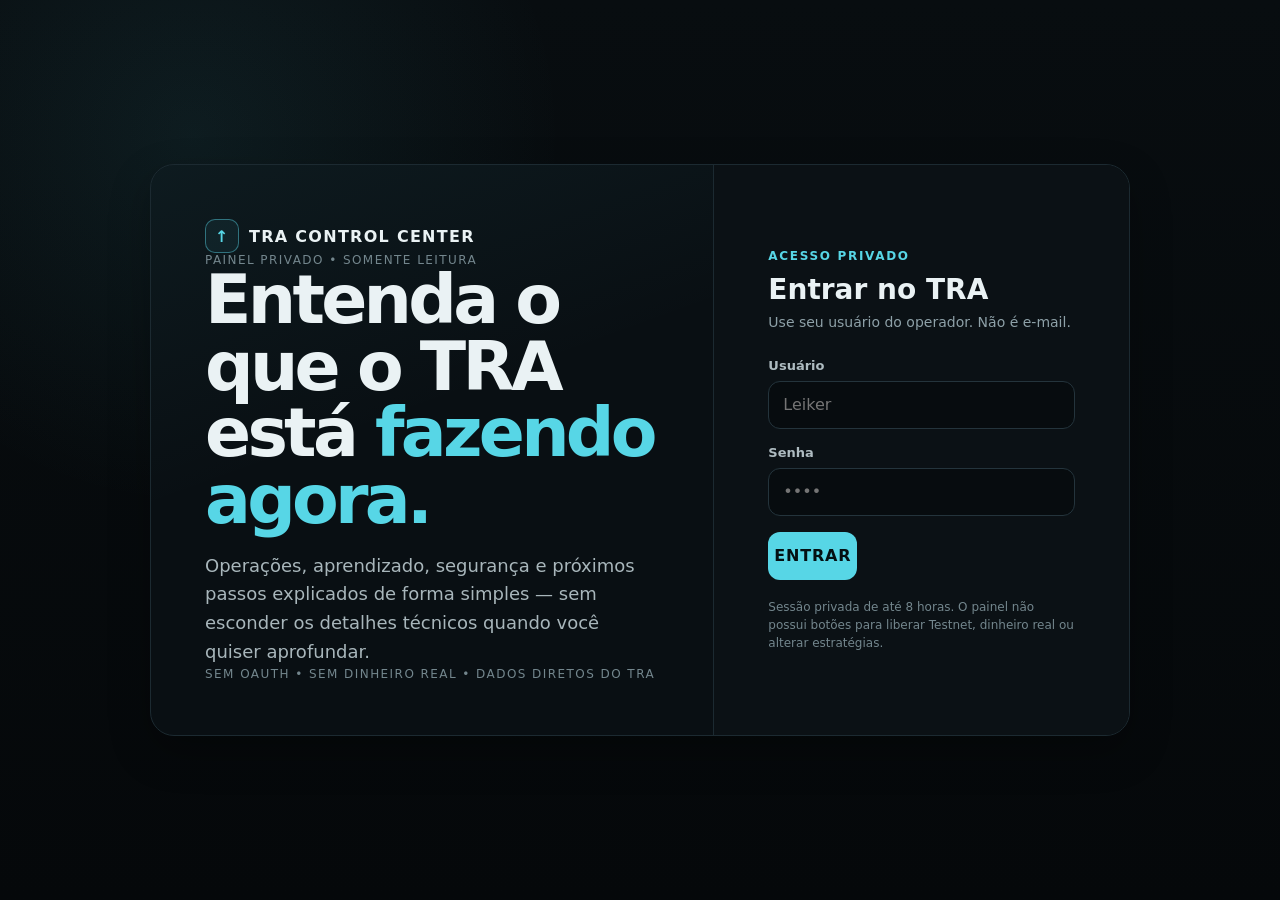
<file: tra-control-center/index.html>
<!doctype html>
<html lang="pt-BR">
<head>
<meta charset="utf-8">
<meta name="viewport" content="width=device-width,initial-scale=1,viewport-fit=cover">
<meta name="theme-color" content="#070b0e">
<meta name="color-scheme" content="dark">
<title>TRA Control Center</title>
<style>
:root{
  --bg:#070b0e;--panel:#0c1216;--panel2:#10181d;--line:#1c2a31;--text:#eaf2f4;
  --muted:#8ea1a8;--cyan:#57d6e6;--green:#49d596;--red:#ff6d78;--amber:#f0b95d;
  --radius:16px;--shadow:0 16px 40px rgba(0,0,0,.28)
}
*{box-sizing:border-box}html,body{margin:0;min-height:100%;background:var(--bg);color:var(--text);font-family:Inter,ui-sans-serif,system-ui,-apple-system,BlinkMacSystemFont,"Segoe UI",sans-serif}
body{min-height:100vh}.hidden{display:none!important}button,input{font:inherit}
button{cursor:pointer}.mono{font-variant-numeric:tabular-nums;font-family:ui-monospace,SFMono-Regular,Menlo,Consolas,monospace}
.login{min-height:100vh;display:grid;place-items:center;padding:24px;background:
radial-gradient(circle at 15% 15%,rgba(87,214,230,.08),transparent 28%),
linear-gradient(180deg,#080d10,#05080a)}
.login-shell{width:min(980px,100%);display:grid;grid-template-columns:1.15fr .85fr;border:1px solid var(--line);border-radius:24px;overflow:hidden;background:#090f13;box-shadow:var(--shadow)}
.login-intro{padding:54px;display:flex;flex-direction:column;justify-content:space-between;min-height:560px;background:linear-gradient(160deg,rgba(87,214,230,.06),transparent 45%)}
.brand{display:flex;align-items:center;gap:10px;font-weight:800;letter-spacing:.08em}.brand-mark{width:34px;height:34px;display:grid;place-items:center;border:1px solid rgba(87,214,230,.45);border-radius:10px;color:var(--cyan);background:rgba(87,214,230,.06)}
.login-intro h1{font-size:clamp(38px,6vw,68px);line-height:.98;margin:0 0 18px;letter-spacing:-.055em}.login-intro h1 span{color:var(--cyan)}
.login-intro p{max-width:560px;color:#a8b6bb;font-size:18px;line-height:1.6;margin:0}.micro{color:#73868d;font-size:12px;letter-spacing:.12em;text-transform:uppercase}
.login-form{padding:54px;display:flex;flex-direction:column;justify-content:center;border-left:1px solid var(--line);background:#0b1115}
.eyebrow{font-size:12px;letter-spacing:.14em;color:var(--cyan);font-weight:800;text-transform:uppercase}.login-form h2{font-size:28px;margin:10px 0 8px}.hint{color:var(--muted);font-size:14px;margin-bottom:28px}
.field{display:grid;gap:8px;margin-bottom:16px}.field label{font-size:13px;color:#aebbc0;font-weight:700}.field input{height:48px;border:1px solid #24343c;background:#070c0f;color:white;border-radius:12px;padding:0 14px;outline:none}.field input:focus{border-color:var(--cyan);box-shadow:0 0 0 3px rgba(87,214,230,.08)}
.primary{height:48px;border:0;border-radius:12px;background:var(--cyan);color:#041013;font-weight:900;letter-spacing:.05em}.primary:hover{filter:brightness(1.04)}.safe-note{margin-top:18px;color:#73868d;font-size:12px;line-height:1.5}
.err{display:none;padding:11px 12px;border:1px solid rgba(255,109,120,.35);background:rgba(255,109,120,.08);color:#ffb2b8;border-radius:10px;font-size:13px;margin-bottom:16px}
.app{min-height:100vh;display:grid;grid-template-columns:230px minmax(0,1fr)}
.sidebar{position:sticky;top:0;height:100vh;border-right:1px solid var(--line);padding:20px 14px;display:flex;flex-direction:column;background:#080d10}
.side-brand{padding:8px 10px 24px}.side-brand small{display:block;margin-left:44px;margin-top:-6px;color:#64777e;font-size:9px;letter-spacing:.16em}
.nav{display:grid;gap:6px}.nav button,.mobile-nav button{border:0;background:transparent;color:#81949b;text-align:left;border-radius:10px;font-weight:700}.nav button{padding:12px 13px}.nav button.active,.nav button:hover{background:#0e171b;color:white}.nav button.active{box-shadow:inset 3px 0 var(--cyan)}
.sidebar-bottom{margin-top:auto;border-top:1px solid var(--line);padding:16px 10px 4px}.sidebar-bottom b{display:block;font-size:13px}.sidebar-bottom span{color:#72858c;font-size:11px}.logout{margin-top:12px;border:1px solid var(--line);background:#0b1115;color:#a9b7bc;border-radius:9px;padding:8px 10px;width:100%}
.main{min-width:0}.topbar{height:62px;border-bottom:1px solid var(--line);display:flex;align-items:center;justify-content:space-between;padding:0 24px;position:sticky;top:0;background:rgba(7,11,14,.93);backdrop-filter:blur(14px);z-index:10}
.topbar-left{display:flex;align-items:center;gap:10px;color:#81949b;font-size:13px}.topbar-left b{color:white}.live{display:flex;align-items:center;gap:8px;font-size:11px;color:#82959c}.dot{width:8px;height:8px;border-radius:50%;background:#53656b;box-shadow:0 0 0 4px rgba(73,213,150,.04)}
.content{padding:28px;max-width:1440px;margin:0 auto}.view{display:none}.view.active{display:block}
.page-head{display:flex;align-items:flex-start;justify-content:space-between;gap:18px;margin-bottom:20px}.page-head h1{margin:0 0 6px;font-size:30px;letter-spacing:-.035em}.page-head p{margin:0;color:var(--muted);line-height:1.55}
.pill{display:inline-flex;align-items:center;gap:7px;border:1px solid var(--line);background:#0a1114;border-radius:999px;padding:7px 10px;font-size:11px;color:#9fb0b6;font-weight:800}.pill.green{color:#aef2d1;border-color:rgba(73,213,150,.3);background:rgba(73,213,150,.06)}.pill.red{color:#ffb7bd;border-color:rgba(255,109,120,.3);background:rgba(255,109,120,.06)}.pill.amber{color:#f4d29a;border-color:rgba(240,185,93,.3);background:rgba(240,185,93,.06)}
.safety-strip{border:1px solid rgba(73,213,150,.25);background:linear-gradient(90deg,rgba(73,213,150,.08),rgba(73,213,150,.025));border-radius:12px;padding:11px 14px;display:flex;gap:10px;align-items:center;margin-bottom:16px;color:#bde8d6;font-size:13px}.safety-strip b{color:#dff7ed}
.now-card{border:1px solid #1c3037;border-radius:20px;background:linear-gradient(145deg,#0e171b,#0a1013);padding:22px;margin-bottom:16px;box-shadow:var(--shadow)}
.now-title{display:flex;align-items:center;justify-content:space-between;gap:14px;margin-bottom:18px}.now-title h2{font-size:18px;margin:0}.status-grid{display:grid;grid-template-columns:repeat(3,1fr);gap:10px}
.status-item{border:1px solid var(--line);border-radius:14px;padding:15px;background:#091014;min-height:112px}.status-item span{display:block;color:#7f9299;font-size:11px;text-transform:uppercase;letter-spacing:.08em;font-weight:800}.status-item b{display:block;font-size:18px;margin:7px 0 6px}.status-item p{margin:0;color:#93a6ad;font-size:12px;line-height:1.45}
.metrics{display:grid;grid-template-columns:repeat(4,1fr);gap:10px;margin-bottom:16px}.metric{padding:16px;border:1px solid var(--line);border-radius:14px;background:#0a1014}.metric .label{font-size:11px;color:#82959c;font-weight:800;text-transform:uppercase;letter-spacing:.07em}.metric .value{font-size:26px;margin:8px 0 4px;font-weight:850;letter-spacing:-.04em}.metric .help{font-size:11px;color:#70848b;line-height:1.35}
.grid2{display:grid;grid-template-columns:1.25fr .75fr;gap:14px;margin-bottom:14px}.panel{border:1px solid var(--line);border-radius:16px;background:var(--panel);overflow:hidden}.panel-head{padding:14px 16px;border-bottom:1px solid var(--line);display:flex;align-items:center;justify-content:space-between;gap:12px}.panel-head h3{font-size:13px;margin:0;letter-spacing:.04em}.panel-head small{color:#72858c}.panel-body{padding:16px}.rows{display:grid}.row{display:flex;align-items:flex-start;justify-content:space-between;gap:14px;padding:11px 0;border-bottom:1px solid #152127}.row:last-child{border-bottom:0}.row span{color:#879aa1;font-size:12px}.row b{font-size:12px;text-align:right}.signal-main{display:flex;justify-content:space-between;align-items:center;gap:18px;padding:8px 0 15px}.action{font-size:34px;font-weight:900;letter-spacing:-.05em}.action.hold{color:var(--amber)}.action.buy{color:var(--green)}.big-number{font-size:28px;font-weight:850}
.pipeline{display:grid;grid-template-columns:1fr auto 1fr auto 1fr;align-items:center;gap:10px}.stage{padding:14px;border:1px solid var(--line);border-radius:14px;background:#091014}.stage b{display:block;font-size:12px}.stage p{margin:6px 0 0;color:#82959c;font-size:11px;line-height:1.4}.arrow{color:#476068}
.callout{padding:14px;border:1px solid rgba(87,214,230,.2);background:rgba(87,214,230,.045);border-radius:12px;color:#9fc5cc;font-size:12px;line-height:1.55}.callout b{color:#d8f7fb}
.table-wrap{overflow:auto}.table{width:100%;border-collapse:collapse;min-width:760px}.table th,.table td{text-align:left;padding:11px 12px;border-bottom:1px solid #17242a;font-size:12px;white-space:nowrap}.table th{color:#71848b;font-size:10px;text-transform:uppercase;letter-spacing:.08em}.table td{color:#b8c5c9}.empty{padding:28px;text-align:center;color:#6d8188;font-size:12px}
.cards{display:grid;grid-template-columns:repeat(3,1fr);gap:10px}.card{border:1px solid var(--line);background:#0a1014;border-radius:14px;padding:14px}.card h4{margin:0 0 7px;font-size:13px}.card p{margin:0;color:#81949b;font-size:11px;line-height:1.5}.card .kpi{font-size:24px;font-weight:850;margin:8px 0}
.badge{display:inline-flex;align-items:center;border-radius:999px;padding:5px 8px;font-size:10px;font-weight:900;border:1px solid var(--line);color:#92a4aa;background:#0a1114}.badge.ok{color:#a9efcf;border-color:rgba(73,213,150,.28)}.badge.bad{color:#ffb2b8;border-color:rgba(255,109,120,.28)}.badge.warn{color:#f2d19a;border-color:rgba(240,185,93,.28)}
.glossary{display:grid;grid-template-columns:repeat(2,1fr);gap:10px}.glossary div{padding:12px;border:1px solid var(--line);border-radius:12px}.glossary b{font-size:12px}.glossary p{margin:5px 0 0;color:#80939a;font-size:11px;line-height:1.45}
.tech{margin-top:14px;border:1px solid var(--line);border-radius:14px;background:#090f12}.tech summary{cursor:pointer;padding:13px 14px;font-size:12px;color:#8ea1a8;font-weight:800}.tech .panel-body{border-top:1px solid var(--line)}
.mobile-nav{display:none}
.loading{opacity:.55;animation:pulse 1.2s ease-in-out infinite}@keyframes pulse{50%{opacity:.25}}
.green{color:var(--green)!important}.red{color:var(--red)!important}.cyan{color:var(--cyan)!important}.amber{color:var(--amber)!important}
@media(max-width:980px){
  .app{grid-template-columns:1fr}.sidebar{display:none}.content{padding:18px 16px 90px}.topbar{padding:0 16px}.status-grid{grid-template-columns:1fr 1fr}.metrics{grid-template-columns:1fr 1fr}.grid2{grid-template-columns:1fr}.cards{grid-template-columns:1fr 1fr}.mobile-nav{display:grid;grid-template-columns:repeat(4,1fr);position:fixed;left:0;right:0;bottom:0;z-index:30;background:rgba(7,11,14,.96);border-top:1px solid var(--line);padding:7px 8px max(7px,env(safe-area-inset-bottom))}.mobile-nav button{padding:10px 4px;text-align:center;font-size:10px}.mobile-nav button.active{color:var(--cyan);background:#0d161a}
}
@media(max-width:680px){
  .login{padding:0}.login-shell{grid-template-columns:1fr;border:0;border-radius:0;min-height:100vh}.login-intro{display:none}.login-form{border:0;padding:34px 24px}.status-grid,.metrics,.cards,.glossary{grid-template-columns:1fr}.page-head{display:block}.page-head .pill{margin-top:10px}.content{padding:16px 12px 90px}.now-card{padding:15px}.pipeline{grid-template-columns:1fr}.arrow{transform:rotate(90deg);text-align:center}.metric .value{font-size:24px}
}
</style>
</head>
<body>
<section id="login" class="login">
  <div class="login-shell">
    <div class="login-intro">
      <div class="brand"><span class="brand-mark">↑</span> TRA CONTROL CENTER</div>
      <div>
        <div class="micro">Painel privado • somente leitura</div>
        <h1>Entenda o que o TRA está <span>fazendo agora.</span></h1>
        <p>Operações, aprendizado, segurança e próximos passos explicados de forma simples — sem esconder os detalhes técnicos quando você quiser aprofundar.</p>
      </div>
      <div class="micro">Sem OAuth • sem dinheiro real • dados diretos do TRA</div>
    </div>
    <div class="login-form">
      <div class="eyebrow">Acesso privado</div>
      <h2>Entrar no TRA</h2>
      <div class="hint">Use seu usuário do operador. Não é e-mail.</div>
      <div id="loginErr" class="err"></div>
      <form id="loginForm">
        <div class="field"><label for="username">Usuário</label><input id="username" autocomplete="username" required placeholder="Leiker"></div>
        <div class="field"><label for="password">Senha</label><input id="password" type="password" autocomplete="current-password" required placeholder="••••"></div>
        <button class="primary" type="submit">ENTRAR</button>
      </form>
      <div class="safe-note">Sessão privada de até 8 horas. O painel não possui botões para liberar Testnet, dinheiro real ou alterar estratégias.</div>
    </div>
  </div>
</section>

<div id="app" class="app hidden">
  <aside class="sidebar">
    <div class="side-brand">
      <div class="brand"><span class="brand-mark">↑</span> TRA</div>
      <small>CONTROL CENTER</small>
    </div>
    <nav class="nav">
      <button class="active" data-view="home">Início</button>
      <button data-view="ops">Operações</button>
      <button data-view="learn">Aprendizado</button>
      <button data-view="system">Sistema</button>
    </nav>
    <div class="sidebar-bottom">
      <b>Leiker</b><span>Operador • somente leitura</span>
      <button id="logout" class="logout">Sair</button>
    </div>
  </aside>

  <main class="main">
    <header class="topbar">
      <div class="topbar-left">TRA / <b id="crumb">Início</b></div>
      <div class="live"><i id="liveDot" class="dot"></i><span id="liveText">Conectando...</span></div>
    </header>

    <div class="content">
      <section id="home" class="view active">
        <div class="page-head">
          <div><h1>O que está acontecendo agora?</h1><p>Comece por aqui. Esta tela mostra apenas o que importa para entender o estado atual.</p></div>
          <span id="homeStage" class="pill">CARREGANDO</span>
        </div>
        <div id="safetyStrip" class="safety-strip"><b>Dinheiro real:</b> verificando...</div>

        <article class="now-card">
          <div class="now-title"><h2>Resumo simples</h2><span id="healthBadge" class="badge">—</span></div>
          <div class="status-grid">
            <div class="status-item"><span>O bot está trabalhando?</span><b id="botWorking">—</b><p id="botWorkingWhy">—</p></div>
            <div class="status-item"><span>Está em uma operação?</span><b id="inTrade">—</b><p id="inTradeWhy">—</p></div>
            <div class="status-item"><span>Última decisão</span><b id="decisionSimple">—</b><p id="decisionWhy">—</p></div>
            <div class="status-item"><span>Por que não operou?</span><b id="whyNoTrade">—</b><p id="whyNoTradeDetail">—</p></div>
            <div class="status-item"><span>Dinheiro real em risco?</span><b id="realRisk">—</b><p id="realRiskWhy">—</p></div>
            <div class="status-item"><span>Próximo passo</span><b id="nextStep">—</b><p id="nextStepWhy">—</p></div>
          </div>
        </article>

        <div class="metrics">
          <div class="metric"><div class="label">Saldo virtual</div><div id="equity" class="value mono">—</div><div class="help">Saldo usado somente na simulação Shadow.</div></div>
          <div class="metric"><div class="label">Lucro / prejuízo</div><div id="pnl" class="value mono">—</div><div class="help">PnL: quanto o saldo virtual ganhou ou perdeu.</div></div>
          <div class="metric"><div class="label">Operações</div><div id="tradeCount" class="value mono">—</div><div class="help">Quantidade de trades fechados no forward Shadow.</div></div>
          <div class="metric"><div class="label">Maior queda</div><div id="drawdown" class="value mono">—</div><div class="help">Drawdown: maior queda do saldo desde um pico. Menor é melhor.</div></div>
        </div>

        <div class="grid2">
          <article class="panel">
            <div class="panel-head"><h3>Decisão atual</h3><small id="signalTime">—</small></div>
            <div class="panel-body">
              <div class="signal-main"><div><div id="currentAction" class="action">—</div><small id="actionTechnical" style="color:#71848b">—</small></div><div style="text-align:right"><div id="probability" class="big-number mono">—</div><small style="color:#71848b">probabilidade</small></div></div>
              <div id="signalRows" class="rows"></div>
            </div>
          </article>
          <article class="panel">
            <div class="panel-head"><h3>O que você precisa olhar?</h3><small>4 itens</small></div>
            <div class="panel-body">
              <div class="rows">
                <div class="row"><span>1. Estado do bot</span><b>Saudável e recebendo dados?</b></div>
                <div class="row"><span>2. Resultado</span><b>PnL e drawdown</b></div>
                <div class="row"><span>3. Decisão atual</span><b>Esperar ou entrar</b></div>
                <div class="row"><span>4. Progresso</span><b>Shadow → Testnet → Real</b></div>
              </div>
            </div>
          </article>
        </div>

        <article class="panel">
          <div class="panel-head"><h3>Caminho de validação</h3><small>Nada avança pulando etapa</small></div>
          <div class="panel-body">
            <div class="pipeline">
              <div class="stage"><b>1. Shadow</b><p id="stageShadow">—</p></div><div class="arrow">→</div>
              <div class="stage"><b>2. Testnet</b><p id="stageTestnet">—</p></div><div class="arrow">→</div>
              <div class="stage"><b>3. Dinheiro real</b><p id="stageReal">—</p></div>
            </div>
          </div>
        </article>

        <details class="tech">
          <summary>Glossário simples</summary>
          <div class="panel-body glossary">
            <div><b>Shadow</b><p>Simulação com dinheiro virtual usando dados reais.</p></div>
            <div><b>Champion</b><p>Modelo principal escolhido após validações anteriores.</p></div>
            <div><b>Testnet</b><p>Ambiente da exchange para testar execução sem dinheiro real.</p></div>
            <div><b>PnL</b><p>Lucro ou prejuízo acumulado.</p></div>
            <div><b>Drawdown</b><p>Maior queda do saldo desde o ponto mais alto.</p></div>
            <div><b>HOLD / Esperar</b><p>O modelo decidiu não entrar agora.</p></div>
            <div><b>Kill switch</b><p>Trava que impede execução quando a segurança exige.</p></div>
            <div><b>Threshold</b><p>Nível mínimo exigido para aceitar um sinal.</p></div>
          </div>
        </details>
      </section>

      <section id="ops" class="view">
        <div class="page-head"><div><h1>Operações</h1><p>Primeiro o Champion oficial. Estratégias experimentais rejeitadas ficam separadas e não operam.</p></div><span class="pill">SOMENTE LEITURA</span></div>
        <div class="grid2">
          <article class="panel"><div class="panel-head"><h3>Posição atual do Champion</h3><small>Shadow</small></div><div id="currentPosition" class="panel-body"></div></article>
          <article class="panel"><div class="panel-head"><h3>Contexto oficial</h3><small>Modelo #57</small></div><div id="officialContext" class="panel-body rows"></div></article>
        </div>
        <article class="panel" style="margin-bottom:14px"><div class="panel-head"><h3>Histórico oficial</h3><small>Sem dados falsos</small></div><div class="table-wrap"><table class="table"><thead><tr><th>Status</th><th>Entrada</th><th>Preço</th><th>Stop</th><th>Alvo</th><th>Saída</th><th>Motivo</th><th>Retorno</th></tr></thead><tbody id="positionsBody"></tbody></table></div></article>
        <article class="panel"><div class="panel-head"><h3>Sinais recentes</h3><small>Champion</small></div><div class="table-wrap"><table class="table"><thead><tr><th>Horário</th><th>Decisão</th><th>Prob.</th><th>Threshold</th><th>ATR</th></tr></thead><tbody id="signalsBody"></tbody></table></div></article>
      </section>

      <section id="learn" class="view">
        <div class="page-head"><div><h1>Aprendizado</h1><p>O que foi pesquisado, o que está aguardando revisão e o que foi descartado.</p></div><span class="pill amber">PESQUISA ≠ VERDADE</span></div>
        <div id="teamCards" class="cards" style="margin-bottom:14px"></div>
        <div class="callout" style="margin-bottom:14px"><b>Importante:</b> scouts e workers automáticos não são “IAs generativas”. Os agentes LLM estão bloqueados até existir um provedor configurado. Conteúdo externo é tratado como não confiável até ser reproduzido e validado.</div>
        <article class="panel" style="margin-bottom:14px"><div class="panel-head"><h3>12 estratégias que eu havia colocado errado em Shadow</h3><small>Agora auditadas</small></div><div class="table-wrap"><table class="table"><thead><tr><th>Estratégia</th><th>Ativo</th><th>TF</th><th>Resultado</th><th>Trades</th><th>Retorno</th><th>PF</th><th>DD</th><th>Trimestres+</th></tr></thead><tbody id="reviewsBody"></tbody></table></div></article>
        <div class="grid2">
          <article class="panel"><div class="panel-head"><h3>Pesquisa externa</h3><small>Fontes recentes</small></div><div id="externalList" class="panel-body"></div></article>
          <article class="panel"><div class="panel-head"><h3>Fila / findings</h3><small>Estado real</small></div><div id="researchState" class="panel-body"></div></article>
        </div>
      </section>

      <section id="system" class="view">
        <div class="page-head"><div><h1>Sistema</h1><p>Saúde, segurança e bloqueios. Detalhes de infraestrutura ficam aqui, não na Home.</p></div><span id="systemHealthPill" class="pill">—</span></div>
        <div class="cards" style="margin-bottom:14px">
          <div class="card"><h4>Saúde</h4><div id="sysHealth" class="kpi">—</div><p>Dados e componentes principais.</p></div>
          <div class="card"><h4>Execução</h4><div id="sysExec" class="kpi">—</div><p>Modo atual do motor de execução.</p></div>
          <div class="card"><h4>Dinheiro real</h4><div id="sysReal" class="kpi">—</div><p>Deve permanecer bloqueado.</p></div>
        </div>
        <div class="grid2">
          <article class="panel"><div class="panel-head"><h3>Bloqueios para Testnet</h3><small>Pré-requisitos</small></div><div id="blockers" class="panel-body"></div></article>
          <article class="panel"><div class="panel-head"><h3>Checks de saúde</h3><small>Último ciclo</small></div><div id="healthRows" class="panel-body rows"></div></article>
        </div>
        <details class="tech">
          <summary>Detalhes técnicos / crons</summary>
          <div class="panel-body">
            <div id="cronSummary" class="callout" style="margin-bottom:10px"></div>
            <div class="table-wrap"><table class="table"><thead><tr><th>Job</th><th>Status</th><th>Início</th><th>Duração</th></tr></thead><tbody id="cronBody"></tbody></table></div>
          </div>
        </details>
      </section>
    </div>
  </main>

  <nav class="mobile-nav">
    <button class="active" data-view="home">INÍCIO</button>
    <button data-view="ops">OPERAÇÕES</button>
    <button data-view="learn">APRENDER</button>
    <button data-view="system">SISTEMA</button>
  </nav>
</div>

<script>
const API="https://hvowzahihflzgsasirxo.supabase.co/functions/v1/tra-dashboard";
const $=id=>document.getElementById(id);
const state={summary:null,ops:null,learn:null,system:null,token:null};
const esc=v=>String(v??"").replace(/[&<>"']/g,c=>({"&":"&amp;","<":"&lt;",">":"&gt;","\"":"&quot;","'":"&#039;"}[c]));
const n=(v,d=2)=>Number.isFinite(Number(v))?Number(v).toLocaleString("pt-BR",{minimumFractionDigits:d,maximumFractionDigits:d}):"—";
const pct=v=>Number.isFinite(Number(v))?n(v,2)+"%":"—";
const money=v=>Number.isFinite(Number(v))?Number(v).toLocaleString("pt-BR",{style:"currency",currency:"USD"}):"—";
const tm=v=>v?new Date(v).toLocaleString("pt-BR",{timeZone:"America/Sao_Paulo",day:"2-digit",month:"2-digit",hour:"2-digit",minute:"2-digit"}):"—";
const actionPT=a=>({HOLD:"ESPERAR",BUY:"COMPRAR",TAKE:"ENTRAR",BLOCKED_RISK:"BLOQUEADO PELO RISCO",SKIPPED_STALE:"IGNORADO: DADO ATRASADO",ERROR:"ERRO"}[a]||a||"—");
const setText=(id,v)=>{$(id).textContent=v};
const badge=(txt,kind="")=>'<span class="badge '+kind+'">'+esc(txt)+'</span>';
function authHeaders(){return {"authorization":"Bearer "+state.token}}
async function api(name){
  const r=await fetch(API+"?api="+encodeURIComponent(name),{headers:authHeaders(),cache:"no-store"});
  if(r.status===401){logout();throw new Error("SESSION_EXPIRED")}
  const j=await r.json(); if(!r.ok||!j.ok) throw new Error(j.error||"API_ERROR"); return j.data;
}
function showError(msg){$("liveText").textContent=msg;$("liveDot").style.background="var(--red)"}
function logout(){sessionStorage.removeItem("tra_token");state.token=null;$("app").classList.add("hidden");$("login").classList.remove("hidden")}
async function login(e){
  e.preventDefault();const err=$("loginErr");err.style.display="none";
  try{
    const r=await fetch(API+"?action=login",{method:"POST",headers:{"content-type":"application/json"},body:JSON.stringify({username:$("username").value,password:$("password").value})});
    const j=await r.json();
    if(!r.ok||!j.ok){err.textContent=j.error==="RATE_LIMITED"?"Muitas tentativas. Aguarde 15 minutos.":"Usuário ou senha incorretos.";err.style.display="block";return}
    sessionStorage.setItem("tra_token",j.token);state.token=j.token;$("password").value="";await boot();
  }catch(x){err.textContent="Falha de conexão. Tente novamente.";err.style.display="block"}
}
async function boot(){
  $("login").classList.add("hidden");$("app").classList.remove("hidden");
  try{
    const [s,o]=await Promise.all([api("summary"),api("operations")]);
    state.summary=s;state.ops=o;renderHome();renderOps();markLive();
  }catch(e){if(e.message!=="SESSION_EXPIRED")showError("Falha ao carregar dados")}
}
function markLive(){setText("liveText","LIVE • "+new Date().toLocaleTimeString("pt-BR",{timeZone:"America/Sao_Paulo",hour:"2-digit",minute:"2-digit",second:"2-digit"}));$("liveDot").style.background="var(--green)"}
function renderHome(){
  const s=state.summary||{},o=state.ops||{},sh=s.shadow||{},h=s.health||{},ex=s.execution||{},sig=s.latest_signal||{},g=s.shadow_gate||{},pre=s.testnet_preflight||{},champ=s.champion||{};
  const pos=o.current_position;
  $("homeStage").textContent="SHADOW • "+esc(champ.symbol||"—")+" / "+esc(champ.timeframe||"—");
  $("homeStage").className="pill green";
  $("safetyStrip").innerHTML="<b>Dinheiro real: BLOQUEADO</b><span>O TRA não está autorizado a usar dinheiro real neste momento.</span>";
  $("healthBadge").textContent=h.healthy?"SISTEMA SAUDÁVEL":"ATENÇÃO";
  $("healthBadge").className="badge "+(h.healthy?"ok":"bad");
  setText("botWorking",h.healthy&&sh.status==="ACTIVE"?"SIM":"NÃO / ATENÇÃO");
  setText("botWorkingWhy",h.healthy?"Mercado e features estão atualizados; o Shadow está ativo.":"Existe algum check de saúde que precisa ser revisado.");
  setText("inTrade",pos?"SIM":"NÃO");
  setText("inTradeWhy",pos?"Existe uma posição Shadow aberta.":"Nenhuma posição Shadow está aberta agora.");
  setText("decisionSimple",actionPT(sig.action));
  setText("decisionWhy",sig.action==="HOLD"?"O modelo decidiu esperar em vez de forçar uma entrada.":"O modelo encontrou uma condição diferente de esperar.");
  setText("whyNoTrade",!pos&&sig.action==="HOLD"?"SEM ENTRADA VÁLIDA":"VEJA A POSIÇÃO");
  setText("whyNoTradeDetail",!pos&&sig.action==="HOLD"?"A estratégia principal usa candles de 4 horas e só entra quando a condição é válida.":"Acompanhe a posição atual em Operações.");
  setText("realRisk",ex.real_execution_unlocked?"SIM":"NÃO");
  setText("realRiskWhy",ex.real_execution_unlocked?"Existe unlock real — revise imediatamente.":"Execução real está bloqueada e o kill switch permanece ativo.");
  const reasons=g.criteria?.reasons||[];
  setText("nextStep",g.decision==="TESTNET_CANDIDATE"?"VALIDAR TESTNET":"CONTINUAR SHADOW");
  setText("nextStepWhy",reasons.includes("NEEDS_30_FORWARD_DAYS")?"Ainda precisa completar 30 dias forward reais.":reasons.includes("NEEDS_AT_LEAST_1_FORWARD_TRADE")?"Ainda precisa registrar pelo menos 1 trade forward.":"O gate continua avaliando automaticamente.");
  setText("equity",money(sh.equity));setText("pnl",(Number(sh.pnl_quote)>=0?"+":"")+money(sh.pnl_quote));$("pnl").className="value mono "+(Number(sh.pnl_quote)>=0?"green":"red");
  setText("tradeCount",String(sh.trades??0));setText("drawdown",pct(sh.max_drawdown_pct));
  setText("currentAction",actionPT(sig.action));$("currentAction").className="action "+(sig.action==="HOLD"?"hold":sig.action==="BUY"?"buy":"");
  setText("actionTechnical","Estado técnico: "+(sig.action||"—"));setText("probability",pct(Number(sig.probability||0)*100));setText("signalTime",tm(sig.signal_time));
  $("signalRows").innerHTML=[
    ["Modelo principal","#"+(champ.model_id||"—")],
    ["Mercado",(champ.symbol||"—")+" / "+(champ.timeframe||"—")],
    ["Threshold",n(sig.threshold,2)],
    ["Kill switch",ex.kill_switch?"ATIVO":"DESATIVADO"]
  ].map(x=>'<div class="row"><span>'+esc(x[0])+'</span><b>'+esc(x[1])+'</b></div>').join("");
  setText("stageShadow",(sh.status==="ACTIVE"?"ATIVO":"—")+" • "+n(g.criteria?.observed?.days,2)+" dias • "+(sh.trades??0)+" trades");
  setText("stageTestnet",pre.ready?"PRONTO":"BLOQUEADO • "+((pre.blockers||[]).length)+" pendência(s)");
  setText("stageReal",ex.real_execution_unlocked?"DESBLOQUEADO":"BLOQUEADO • exige autorização manual");
}
function renderOps(){
  const s=state.summary||{},o=state.ops||{},champ=s.champion||{},pos=o.current_position;
  $("currentPosition").innerHTML=pos?'<div class="big-number">'+esc(pos.status)+'</div><div class="rows"><div class="row"><span>Entrada</span><b>'+esc(n(pos.entry_price,4))+'</b></div><div class="row"><span>Stop</span><b>'+esc(n(pos.stop_price,4))+'</b></div><div class="row"><span>Alvo</span><b>'+esc(n(pos.target_price,4))+'</b></div></div>':'<div class="empty">Nenhuma posição aberta. Isso não é erro: o Champion está aguardando uma entrada válida.</div>';
  $("officialContext").innerHTML=[
    ["Champion","#"+(champ.model_id||"—")],["Mercado",(champ.symbol||"—")+" / "+(champ.timeframe||"—")],["Estratégia",champ.model_type||"—"],["Versão",champ.model_version||"—"]
  ].map(x=>'<div class="row"><span>'+esc(x[0])+'</span><b>'+esc(x[1])+'</b></div>').join("");
  const ps=o.positions||[];$("positionsBody").innerHTML=ps.length?ps.map(p=>'<tr><td>'+esc(p.status||"—")+'</td><td>'+esc(tm(p.entry_time))+'</td><td>'+esc(n(p.entry_price,4))+'</td><td>'+esc(n(p.stop_price,4))+'</td><td>'+esc(n(p.target_price,4))+'</td><td>'+esc(tm(p.exit_time))+'</td><td>'+esc(p.exit_reason||"—")+'</td><td>'+esc(pct(p.equity_return_pct))+'</td></tr>').join(""):'<tr><td colspan="8" class="empty">Ainda não existem operações forward fechadas.</td></tr>';
  const ss=o.signals||[];$("signalsBody").innerHTML=ss.length?ss.map(x=>'<tr><td>'+esc(tm(x.signal_time))+'</td><td>'+esc(actionPT(x.action))+' <small>('+esc(x.action)+')</small></td><td>'+esc(pct(Number(x.probability||0)*100))+'</td><td>'+esc(n(x.threshold,2))+'</td><td>'+esc(n(x.atr_abs,4))+'</td></tr>').join(""):'<tr><td colspan="5" class="empty">Sem sinais recentes.</td></tr>';
}
function renderLearn(){
  const l=state.learn||{},w=l.worker_summary||{},llm=l.llm_agents||[],reviews=l.parallel_strategy_reviews||[];
  $("teamCards").innerHTML=[
    ["Scouts ativos",w.scouts_active??0,"Coletam fontes externas; não são IA generativa."],
    ["Workers ativos",w.workers_active??0,"Executam tarefas determinísticas e manutenção."],
    ["Agentes LLM ativos",llm.filter(x=>x.enabled&&x.status==="ACTIVE").length,"Só contam aqui agentes generativos realmente executando."]
  ].map(x=>'<div class="card"><h4>'+esc(x[0])+'</h4><div class="kpi mono">'+esc(x[1])+'</div><p>'+esc(x[2])+'</p></div>').join("");
  $("reviewsBody").innerHTML=reviews.length?reviews.map(r=>'<tr><td>'+esc(r.name)+'</td><td>'+esc(r.symbol)+'</td><td>'+esc(r.timeframe)+'</td><td>'+badge(r.decision,r.decision==="SHADOW_READY"?"ok":"bad")+'</td><td>'+esc(r.trades||"—")+'</td><td>'+esc(pct(r.return_pct))+'</td><td>'+esc(n(r.profit_factor,2))+'</td><td>'+esc(pct(r.max_drawdown_pct))+'</td><td>'+esc(r.positive_quarters||"0")+'/12</td></tr>').join(""):'<tr><td colspan="9" class="empty">Sem revisões.</td></tr>';
  const ext=l.external_items||[];$("externalList").innerHTML=ext.length?ext.slice(0,10).map(x=>'<div class="row"><div><b style="display:block;font-size:12px">'+esc(x.title)+'</b><span>'+esc(x.source_kind)+' • '+esc(x.status)+'</span></div><b>'+esc(n(Number(x.credibility||0)*100,0))+'%</b></div>').join(""):'<div class="empty">Sem fontes externas.</div>';
  const tasks=l.tasks||[],find=l.findings||[];$("researchState").innerHTML='<div class="rows"><div class="row"><span>Tarefas pendentes</span><b>'+tasks.filter(x=>x.status==="QUEUED").length+'</b></div><div class="row"><span>Tarefas bloqueadas</span><b>'+tasks.filter(x=>x.status==="BLOCKED").length+'</b></div><div class="row"><span>Findings registrados</span><b>'+find.length+'</b></div><div class="row"><span>Experimentos</span><b>'+esc(l.research_counts?.experiments??0)+'</b></div></div>';
}
function renderSystem(){
  const y=state.system||{},h=y.health||{},ex=y.execution||{},pre=y.testnet_preflight||{},checks=h.checks||{};
  setText("sysHealth",h.healthy?"SAUDÁVEL":"ATENÇÃO");$("sysHealth").className="kpi "+(h.healthy?"green":"red");
  setText("sysExec",ex.mode||"—");setText("sysReal",ex.real_execution_unlocked?"LIBERADO":"BLOQUEADO");$("sysReal").className="kpi "+(ex.real_execution_unlocked?"red":"green");
  $("systemHealthPill").textContent=h.healthy?"SAUDÁVEL":"ATENÇÃO";$("systemHealthPill").className="pill "+(h.healthy?"green":"red");
  const bs=pre.blockers||[];$("blockers").innerHTML=bs.length?bs.map(b=>'<div class="row"><span>'+esc(b)+'</span><b>'+badge("BLOQUEIO","warn")+'</b></div>').join(""):'<div class="empty">Sem bloqueios atuais.</div>';
  $("healthRows").innerHTML=[
    ["Mercado atualizado",checks.market_fresh?"SIM":"NÃO"],["Features atualizadas",checks.feature_fresh?"SIM":"NÃO"],["Componentes OK",checks.components_ok?"SIM":"NÃO"],["Eventos críticos recentes",checks.recent_critical_events??"—"]
  ].map(x=>'<div class="row"><span>'+esc(x[0])+'</span><b>'+esc(x[1])+'</b></div>').join("");
  $("cronSummary").textContent="Jobs ativos: "+(y.cron_summary?.active_total??"—")+" • falhas na última hora: "+(y.cron_summary?.recent_failures??"—");
  const cs=y.recent_crons||[];$("cronBody").innerHTML=cs.length?cs.map(x=>'<tr><td>'+esc(x.jobname)+'</td><td>'+esc(x.status)+'</td><td>'+esc(tm(x.start_time))+'</td><td>'+esc(x.end_time&&x.start_time?n((new Date(x.end_time)-new Date(x.start_time))/1000,2)+"s":"—")+'</td></tr>').join(""):'<tr><td colspan="4" class="empty">Sem execuções recentes.</td></tr>';
}
async function openView(view){
  document.querySelectorAll("[data-view]").forEach(b=>b.classList.toggle("active",b.dataset.view===view));
  document.querySelectorAll(".view").forEach(v=>v.classList.toggle("active",v.id===view));
  setText("crumb",{home:"Início",ops:"Operações",learn:"Aprendizado",system:"Sistema"}[view]||"TRA");
  try{
    if(view==="ops"&&!state.ops){state.ops=await api("operations");renderOps()}
    if(view==="learn"&&!state.learn){state.learn=await api("learning");renderLearn()}
    if(view==="system"&&!state.system){state.system=await api("system");renderSystem()}
    markLive();
  }catch(e){if(e.message!=="SESSION_EXPIRED")showError("Falha ao carregar "+view)}
}
document.querySelectorAll("[data-view]").forEach(b=>b.addEventListener("click",()=>openView(b.dataset.view)));
$("loginForm").addEventListener("submit",login);$("logout").addEventListener("click",async()=>{try{await fetch(API+"?action=logout",{method:"POST",headers:authHeaders()})}catch{}logout()});
state.token=sessionStorage.getItem("tra_token");if(state.token)boot();
setInterval(async()=>{if(!state.token)return;try{state.summary=await api("summary");renderHome();if(document.querySelector(".view.active")?.id==="ops"){state.ops=await api("operations");renderOps()}markLive()}catch(e){if(e.message!=="SESSION_EXPIRED")showError("Atualização falhou")}},30000);
</script>
</body>
</html>
</file>
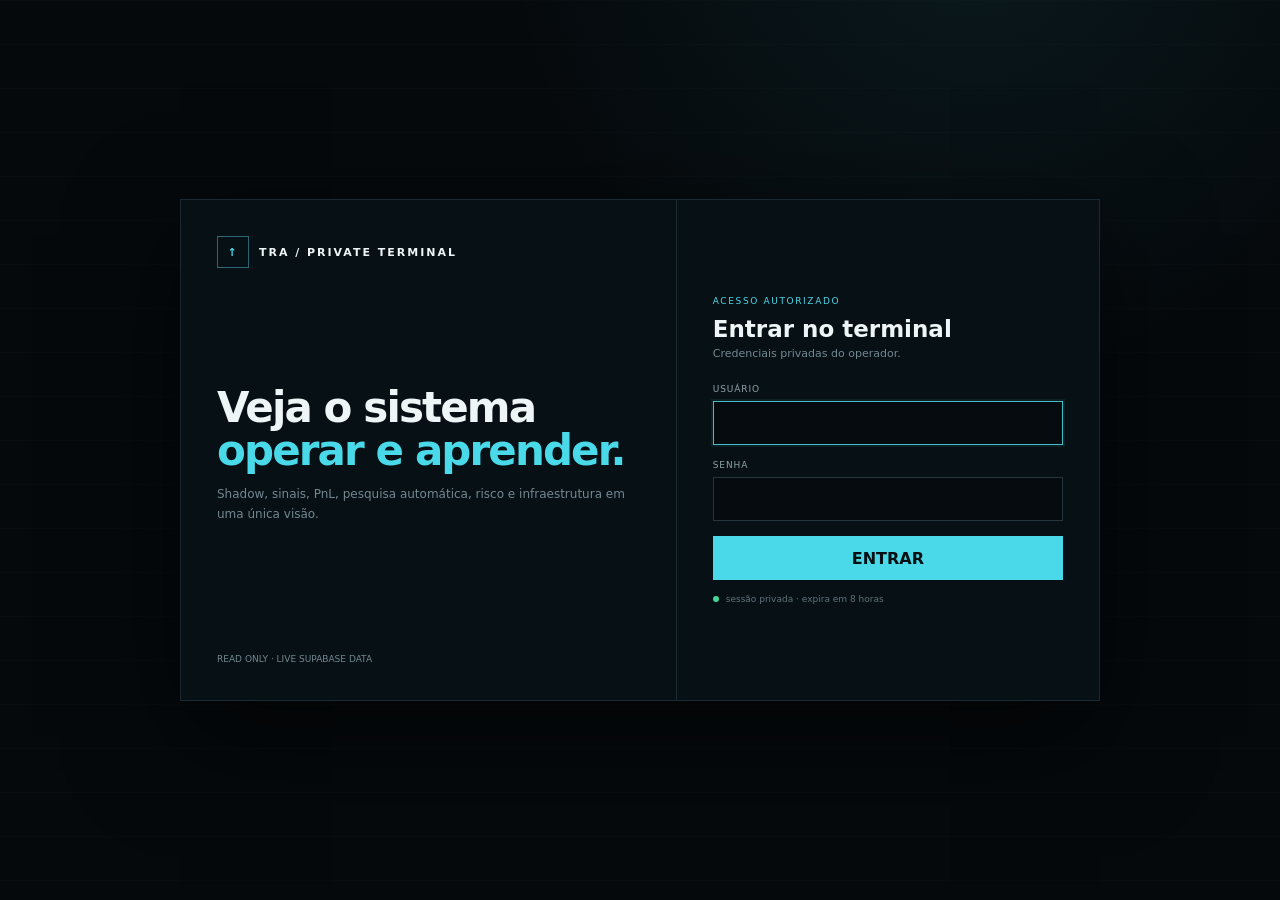
<file: tra-dashboard-v2/index.html>
<!doctype html>
<html lang="pt-BR">
<head>
<meta charset="utf-8">
<meta name="viewport" content="width=device-width,initial-scale=1,viewport-fit=cover">
<meta name="theme-color" content="#05090c">
<meta http-equiv="Content-Security-Policy" content="default-src 'self'; connect-src 'self' https://hvowzahihflzgsasirxo.supabase.co; style-src 'self' 'unsafe-inline'; script-src 'self'; img-src 'self' data:; base-uri 'none'; form-action 'none'; frame-ancestors 'none'">
<title>TRA Control Center</title>
<link rel="stylesheet" href="./styles.css">
</head>
<body>
<section id="login" class="login">
  <div class="loginbox">
    <div class="intro">
      <div class="brand"><b>↑</b>TRA / PRIVATE TERMINAL</div>
      <div>
        <h1>Veja o sistema <span>operar e aprender.</span></h1>
        <p>Shadow, sinais, PnL, pesquisa automática, risco e infraestrutura em uma única visão.</p>
      </div>
      <div class="sub">READ ONLY · LIVE SUPABASE DATA</div>
    </div>
    <div class="form">
      <div class="ey">Acesso autorizado</div>
      <h2>Entrar no terminal</h2>
      <div class="hint">Credenciais privadas do operador.</div>
      <div id="err" class="err"></div>
      <form id="loginForm">
        <div class="field"><label for="user">Usuário</label><input id="user" autocomplete="username" required autofocus></div>
        <div class="field"><label for="pass">Senha</label><input id="pass" type="password" autocomplete="current-password" required></div>
        <button class="primary" type="submit">ENTRAR</button>
      </form>
      <div class="safe">sessão privada · expira em 8 horas</div>
    </div>
  </div>
</section>

<div id="app" class="app hidden">
  <aside class="sidebar">
    <div class="sidebrand brand"><b>↑</b>TRA<small>CONTROL CENTER</small></div>
    <nav class="nav">
      <button class="active" data-view="overview">⌁ &nbsp; Visão geral</button>
      <button data-view="ops">↗ &nbsp; Operações</button>
      <button data-view="research">◇ &nbsp; Pesquisa</button>
      <button data-view="system">◎ &nbsp; Sistema</button>
    </nav>
    <div class="userbox"><button id="logout" class="logout">SAIR</button><b>Leiker</b><span>Read-only operator</span></div>
  </aside>

  <main class="main">
    <header class="topbar">
      <div class="crumb">TRA / <b id="crumb">Visão geral</b></div>
      <div class="live"><i id="dot" class="dot"></i><span id="sync">Conectando...</span></div>
    </header>

    <div class="content">
      <section class="view active" id="overview">
        <div class="title"><div><h1>Visão operacional</h1><p>O que o TRA está fazendo agora.</p></div><span class="stage">SHADOW FORWARD VALIDATION</span></div>
        <div class="metrics">
          <div class="metric"><div class="label">Equity virtual</div><div class="value" id="equity">—</div><div class="sub" id="eqsub">—</div></div>
          <div class="metric"><div class="label">PnL</div><div class="value" id="pnl">—</div><div class="sub" id="pnlp">—</div></div>
          <div class="metric"><div class="label">Trades</div><div class="value" id="trades">—</div><div class="sub" id="wr">—</div></div>
          <div class="metric"><div class="label">Drawdown</div><div class="value" id="dd">—</div><div class="sub">gate ≤ 5%</div></div>
          <div class="metric"><div class="label">Champion</div><div class="value cyan" id="champ">—</div><div class="sub" id="champm">—</div></div>
          <div class="metric"><div class="label">Sistema</div><div class="value" id="health">—</div><div class="sub" id="healtht">—</div></div>
        </div>

        <div class="grid g2">
          <article class="panel">
            <div class="ph"><div><h2>EQUITY / SHADOW</h2><small id="shadowmeta">—</small></div><span class="badge" id="shadowst">—</span></div>
            <div class="pb"><div class="chart"><svg id="chart" viewBox="0 0 900 270" preserveAspectRatio="none"></svg><div class="empty" id="chartempty">Aguardando primeiro trade fechado</div></div></div>
          </article>
          <article class="panel">
            <div class="ph"><div><h2>DECISÃO ATUAL</h2><small>Champion ativo</small></div><span id="sigbadge" class="badge">—</span></div>
            <div class="signal"><div><div id="action" class="action">—</div><div id="sigtime" class="sub">—</div></div><div class="score"><b id="prob">—</b><span>probabilidade</span></div></div>
            <div id="decisionrows" class="rows"></div>
          </article>
        </div>

        <div class="grid split">
          <article class="panel"><div class="ph"><h2>FEED AO VIVO</h2><small>decisões + pesquisa + sistema</small></div><div id="feed" class="pb feed"></div></article>
          <article class="panel"><div class="ph"><h2>LABORATÓRIO</h2><small>isolado do champion</small></div><div id="lab" class="pb"></div></article>
        </div>
      </section>

      <section class="view" id="ops">
        <div class="title"><div><h1>Operações Shadow</h1><p>Entradas, proteção, saídas e sinais.</p></div></div>
        <div class="grid g2">
          <article class="panel"><div class="ph"><h2>POSIÇÃO ATUAL</h2><small>virtual</small></div><div id="position" class="pb"></div></article>
          <article class="panel"><div class="ph"><h2>GATE FORWARD</h2><small>progresso</small></div><div id="gate" class="rows"></div></article>
        </div>
        <article class="panel" style="margin-top:13px">
          <div class="ph"><h2>HISTÓRICO</h2><small>últimas posições</small></div>
          <div class="tablewrap"><table><thead><tr><th>Status</th><th>Entrada</th><th>Preço</th><th>Stop</th><th>Target</th><th>Saída</th><th>Motivo</th><th>Retorno</th></tr></thead><tbody id="posbody"></tbody></table></div>
        </article>
        <article class="panel" style="margin-top:13px">
          <div class="ph"><h2>SINAIS</h2><small>últimos 60</small></div>
          <div class="tablewrap"><table><thead><tr><th>Horário</th><th>Ação</th><th>Prob.</th><th>Threshold</th><th>ATR</th></tr></thead><tbody id="sigbody"></tbody></table></div>
        </article>
      </section>

      <section class="view" id="research">
        <div class="title"><div><h1>Research Engine</h1><p>Hipóteses testadas antes de qualquer promoção.</p></div><span class="stage">ISOLADO DO CHAMPION</span></div>
        <article class="panel"><div class="ph"><h2>HIPÓTESES</h2><small id="hcounts">—</small></div><div id="hyp" class="pb"></div></article>
        <article class="panel" style="margin-top:13px">
          <div class="ph"><h2>EXPERIMENTOS RECENTES</h2><small>out-of-sample + walk-forward</small></div>
          <div class="tablewrap"><table><thead><tr><th>Hipótese</th><th>Ativo</th><th>TF</th><th>Regra</th><th>Status</th><th>Modelo</th><th>WF Return</th><th>WF DD</th><th>Trades</th></tr></thead><tbody id="expbody"></tbody></table></div>
        </article>
      </section>

      <section class="view" id="system">
        <div class="title"><div><h1>Sistema & risco</h1><p>Gates, health, execução e automação.</p></div></div>
        <article class="panel">
          <div class="ph"><h2>PIPELINE</h2><small>REAL exige unlock manual</small></div>
          <div class="pb pipeline">
            <div class="node"><b>SHADOW</b><p id="pipeShadow">—</p></div><div class="arrow">→</div>
            <div class="node"><b>TESTNET</b><p id="pipeTestnet">—</p></div><div class="arrow">→</div>
            <div class="node"><b>REAL</b><p id="pipeReal">—</p></div>
          </div>
        </article>
        <div class="grid split">
          <article class="panel"><div class="ph"><h2>HEALTH</h2><small>último ciclo</small></div><div id="sysrows" class="rows"></div></article>
          <article class="panel"><div class="ph"><h2>BLOCKERS TESTNET</h2><small>pré-requisitos</small></div><div id="blocks" class="pb blockers"></div></article>
        </div>
        <article class="panel" style="margin-top:13px">
          <div class="ph"><h2>CRONS</h2><small>últimas execuções</small></div>
          <div class="tablewrap"><table><thead><tr><th>Job</th><th>Status</th><th>Início</th><th>Duração</th></tr></thead><tbody id="cronbody"></tbody></table></div>
        </article>
      </section>
    </div>
  </main>

  <nav class="mobile">
    <button class="active" data-view="overview">GERAL</button>
    <button data-view="ops">OPERAÇÕES</button>
    <button data-view="research">PESQUISA</button>
    <button data-view="system">SISTEMA</button>
  </nav>
</div>
<script src="./app.js" defer></script>
</body>
</html>
</file>
<file: tra-dashboard-v2/styles.css>
:root{--bg:#05090c;--side:#071015;--panel:#091319;--line:#1b2a32;--line2:#263b44;--text:#eef5f7;--muted:#748891;--cyan:#49d9e8;--green:#46d698;--red:#ff6b75;--amber:#f1c86c}
*{box-sizing:border-box}html,body{margin:0;min-height:100%;background:var(--bg);color:var(--text);font-family:Inter,system-ui,-apple-system,BlinkMacSystemFont,"Segoe UI",sans-serif}button,input{font:inherit}.hidden{display:none!important}body{background-image:linear-gradient(rgba(255,255,255,.012) 1px,transparent 1px);background-size:100% 44px}
.login{min-height:100vh;display:grid;place-items:center;padding:16px;background:radial-gradient(circle at 76% -10%,rgba(73,217,232,.08),transparent 34%)}.loginbox{width:min(920px,100%);display:grid;grid-template-columns:1.08fr .92fr;border:1px solid var(--line);background:#071015;box-shadow:0 35px 100px #0009}.intro{min-height:500px;padding:36px;border-right:1px solid var(--line);display:flex;flex-direction:column;justify-content:space-between}.brand{font-size:11px;font-weight:800;letter-spacing:.18em}.brand b{display:inline-grid;place-items:center;width:32px;height:32px;border:1px solid #2c6871;color:var(--cyan);margin-right:10px}.intro h1{font-size:42px;line-height:1.04;letter-spacing:-.045em;margin:0;max-width:470px}.intro h1 span{color:var(--cyan)}.intro p{font-size:12px;color:var(--muted);line-height:1.65;max-width:440px}.form{padding:40px 36px;display:flex;flex-direction:column;justify-content:center}.ey{font-size:9px;color:var(--cyan);letter-spacing:.18em;text-transform:uppercase}.form h2{font-size:23px;margin:10px 0 5px}.hint{font-size:11px;color:var(--muted);margin-bottom:24px}.field{margin-bottom:15px}label{display:block;font-size:9px;letter-spacing:.1em;text-transform:uppercase;color:#91a2aa;margin-bottom:7px}input{width:100%;height:44px;background:#050b0f;border:1px solid #24353d;color:white;padding:0 12px;outline:0}input:focus{border-color:#45bdc9;box-shadow:0 0 0 2px #49d9e812}.primary{width:100%;height:44px;border:0;background:var(--cyan);color:#031013;font-weight:800;cursor:pointer}.err{display:none;padding:9px 10px;margin-bottom:14px;border:1px solid #ff6b7555;background:#ff6b7510;color:#ff9aa3;font-size:10px}.safe{font-size:9px;color:#60737b;margin-top:14px}.safe:before{content:"";display:inline-block;width:6px;height:6px;border-radius:50%;background:var(--green);margin-right:7px}
.app{min-height:100vh;display:grid;grid-template-columns:205px minmax(0,1fr)}.sidebar{height:100vh;position:sticky;top:0;background:var(--side);border-right:1px solid var(--line);padding:20px 13px 14px;display:flex;flex-direction:column}.sidebrand{padding:0 7px 24px}.sidebrand small{display:block;font-size:8px;color:var(--muted);margin-top:3px}.nav{display:grid;gap:4px}.nav button{height:39px;border:0;border-left:2px solid transparent;background:transparent;color:#7f929a;text-align:left;padding:0 10px;font-size:11px;cursor:pointer}.nav button.active{background:#0b171c;border-left-color:var(--cyan);color:#fff}.nav button:hover{background:#0a151a;color:#fff}.userbox{margin-top:auto;padding:14px 8px 0;border-top:1px solid var(--line)}.userbox b{font-size:10px}.userbox span{display:block;font-size:8px;color:var(--muted);margin-top:2px}.logout{float:right;background:transparent;border:0;color:#6e8188;font-size:9px;cursor:pointer}
.main{min-width:0}.topbar{height:64px;position:sticky;top:0;z-index:4;background:#05090cef;border-bottom:1px solid var(--line);backdrop-filter:blur(8px);display:flex;justify-content:space-between;align-items:center;padding:0 24px}.crumb{font-size:10px;color:var(--muted)}.crumb b{color:white}.live{display:flex;gap:7px;align-items:center;font-size:9px;color:var(--muted)}.dot{width:7px;height:7px;border-radius:50%;background:var(--green);box-shadow:0 0 10px #46d69888}.content{padding:22px 24px 34px;max-width:1500px;margin:auto}.view{display:none}.view.active{display:block}.title{display:flex;justify-content:space-between;align-items:end;margin-bottom:18px}.title h1{font-size:20px;margin:0 0 4px}.title p{font-size:10px;color:var(--muted);margin:0}.stage{font-size:8px;color:var(--amber);border:1px solid #f1c86c44;padding:5px 7px}
.metrics{display:grid;grid-template-columns:repeat(6,1fr);border:1px solid var(--line);background:var(--panel);margin-bottom:13px}.metric{padding:14px 15px;border-right:1px solid var(--line)}.metric:last-child{border-right:0}.label{font-size:8px;color:var(--muted);text-transform:uppercase;letter-spacing:.09em}.value{font-size:21px;font-weight:700;letter-spacing:-.03em;margin:7px 0 3px}.sub{font-size:9px;color:var(--muted)}.green{color:var(--green)}.red{color:var(--red)}.cyan{color:var(--cyan)}.amber{color:var(--amber)}
.grid{display:grid;gap:13px}.g2{grid-template-columns:minmax(0,1.55fr) minmax(310px,.75fr)}.split{grid-template-columns:1fr 1fr;margin-top:13px}.panel{background:var(--panel);border:1px solid var(--line)}.ph{height:48px;padding:0 14px;border-bottom:1px solid var(--line);display:flex;justify-content:space-between;align-items:center}.ph h2{font-size:10px;margin:0}.ph small{font-size:8px;color:var(--muted)}.pb{padding:14px}.chart{height:270px;position:relative}.chart svg{width:100%;height:100%}.empty{font-size:9px;color:var(--muted);padding:22px;text-align:center}.chart .empty{position:absolute;inset:0;display:grid;place-items:center}.badge{display:inline-block;border:1px solid var(--line2);padding:4px 6px;font-size:8px}.badge.ok{color:var(--green);border-color:#46d69844}.badge.warn{color:var(--amber);border-color:#f1c86c44}.badge.bad{color:var(--red);border-color:#ff6b7544}.signal{display:flex;justify-content:space-between;align-items:end;padding:17px 14px;border-bottom:1px solid var(--line)}.action{font-size:33px;font-weight:800}.score{text-align:right}.score b{font-size:18px}.score span{display:block;font-size:8px;color:var(--muted)}.rows{display:grid}.row{display:flex;justify-content:space-between;gap:10px;padding:10px 14px;border-bottom:1px solid var(--line);font-size:9px}.row:last-child{border-bottom:0}.row span:first-child{color:var(--muted)}
.feed{max-height:360px;overflow:auto}.event{display:grid;grid-template-columns:1fr auto;gap:10px;padding:9px 0;border-bottom:1px solid var(--line)}.event b{font-size:9px}.event p{font-size:8px;color:var(--muted);margin:3px 0 0}.event time{font-size:8px;color:#586b73}.line{display:grid;grid-template-columns:minmax(130px,1fr) 85px;gap:10px;align-items:center;padding:9px 0;border-bottom:1px solid var(--line)}.line b{font-size:9px}.line small{display:block;color:var(--muted);font-size:8px;margin-top:3px}.line:last-child{border-bottom:0}.tablewrap{overflow:auto}table{width:100%;border-collapse:collapse;min-width:760px}th,td{padding:9px 10px;border-bottom:1px solid var(--line);font-size:9px;text-align:left;white-space:nowrap}th{font-size:8px;color:#70848c;text-transform:uppercase;background:#071017;position:sticky;top:0}
.pipeline{display:grid;grid-template-columns:1fr 35px 1fr 35px 1fr;align-items:center}.node{padding:14px;border:1px solid var(--line2);background:#071016}.node b{font-size:10px}.node p{font-size:8px;color:var(--muted);margin:5px 0 0}.arrow{text-align:center;color:#52676f}.blockers{display:flex;flex-wrap:wrap;gap:6px}.blocker{font-size:8px;color:var(--amber);border:1px solid #f1c86c44;padding:5px 6px}.mobile{display:none}
@media(max-width:1080px){.metrics{grid-template-columns:repeat(3,1fr)}.metric:nth-child(3){border-right:0}.metric:nth-child(-n+3){border-bottom:1px solid var(--line)}.g2,.split{grid-template-columns:1fr}}
@media(max-width:720px){.loginbox{grid-template-columns:1fr}.intro{min-height:210px;padding:24px;border-right:0;border-bottom:1px solid var(--line)}.intro h1{font-size:28px}.intro p{display:none}.form{padding:27px 24px 31px}.app{grid-template-columns:1fr}.sidebar{display:none}.topbar{height:56px;padding:0 13px}.content{padding:15px 12px 72px}.metrics{grid-template-columns:repeat(2,1fr)}.metric{border-bottom:1px solid var(--line)}.metric:nth-child(even){border-right:0}.metric:nth-last-child(-n+2){border-bottom:0}.value{font-size:19px}.stage{display:none}.chart{height:220px}.pipeline{grid-template-columns:1fr}.arrow{transform:rotate(90deg);padding:5px}.mobile{display:grid;grid-template-columns:repeat(4,1fr);position:fixed;bottom:0;left:0;right:0;height:58px;background:#071015;border-top:1px solid var(--line);z-index:9}.mobile button{border:0;background:transparent;color:#71858d;font-size:8px}.mobile button.active{color:var(--cyan);box-shadow:inset 0 2px 0 var(--cyan)}}
</file>
